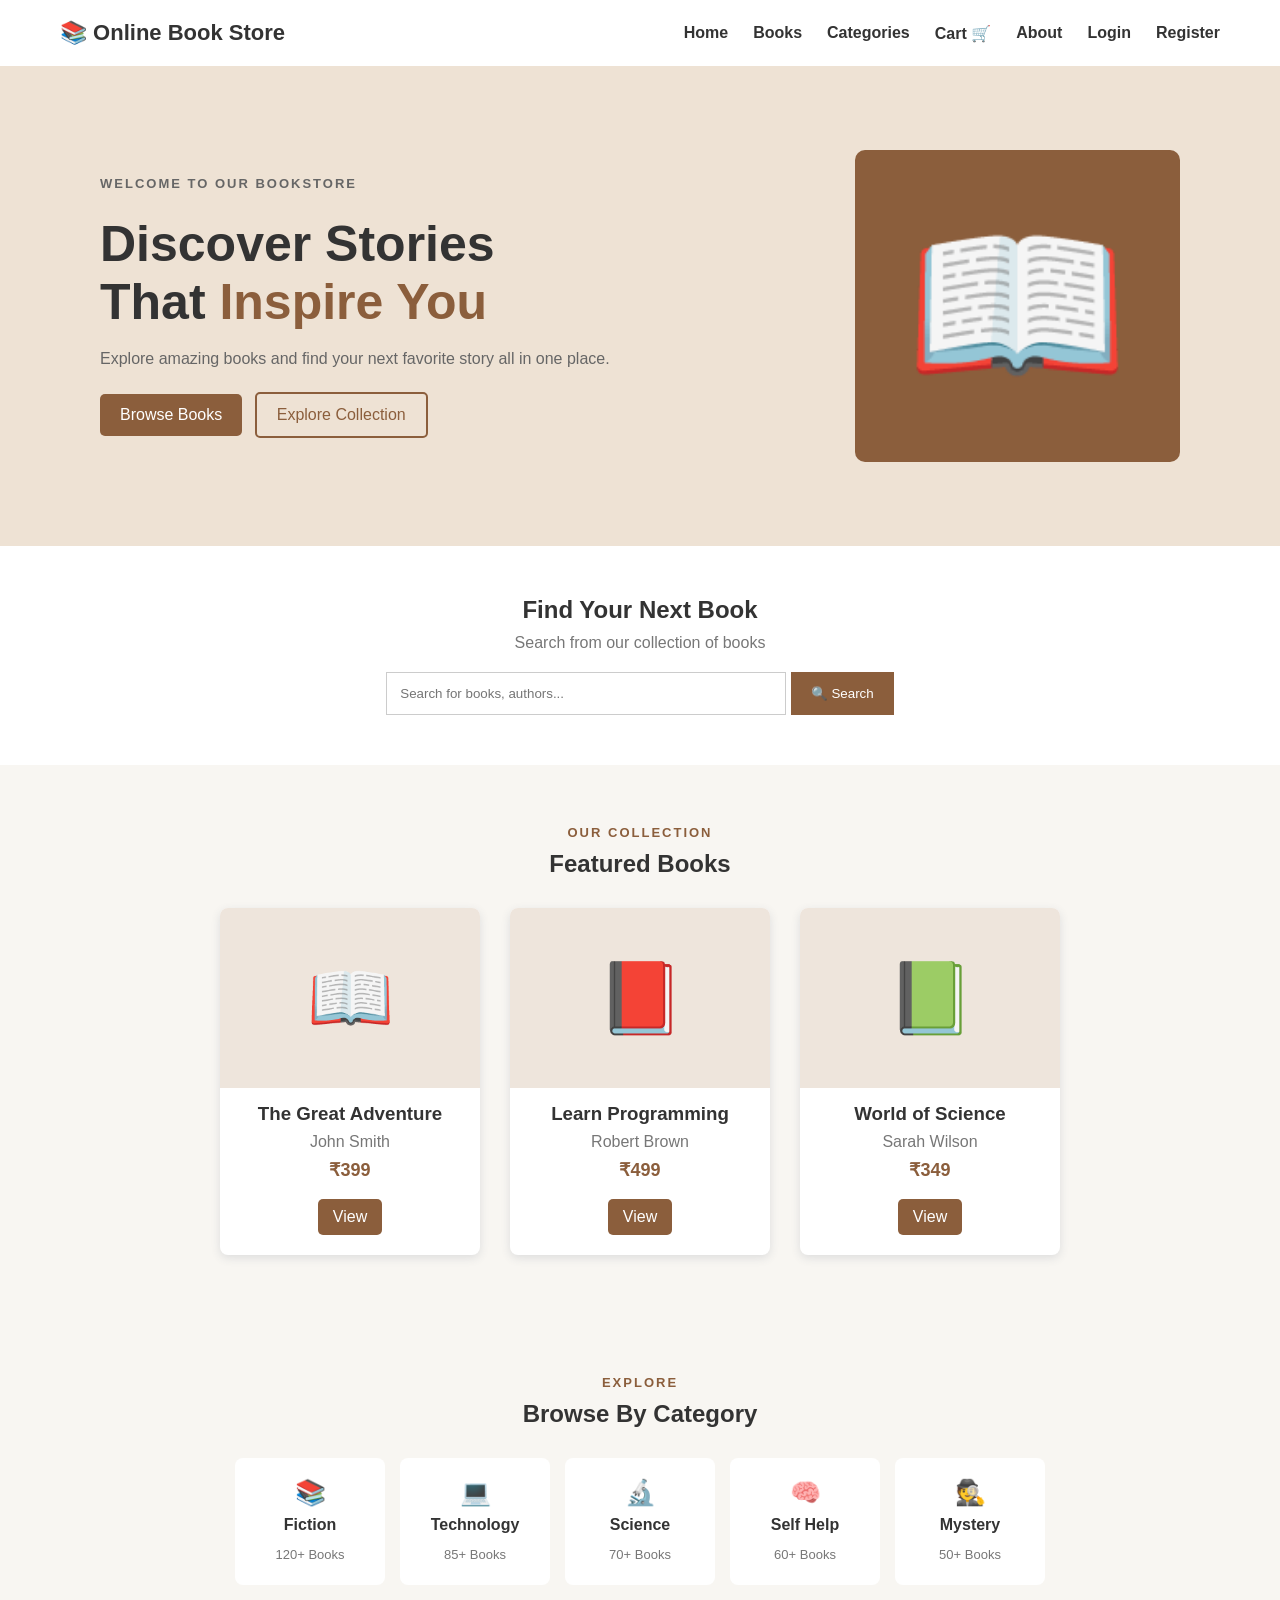
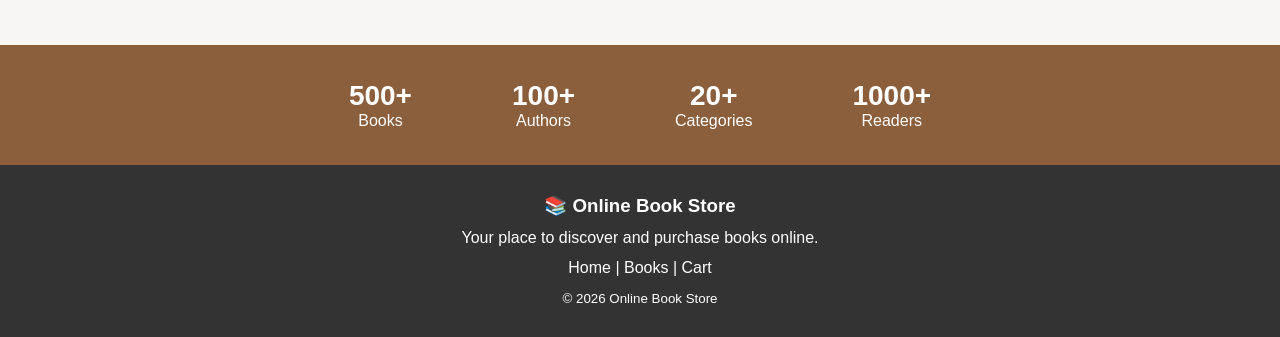
<file: index.html>
<!DOCTYPE html>
<html lang="en">

<head>
    <meta charset="UTF-8">
    <title>Online Book Store</title>
    <link rel="stylesheet" href="css/style.css">
</head>

<body>

<header>

    <div class="logo">
        📚 Online Book Store
    </div>

    <nav>
        <a href="index.html">Home</a>
        <a href="php/book.php">Books</a>
        <a href="#">Categories</a>
        <a href="cart.html">Cart 🛒</a>
        <a href="#">About</a>
        <a href="php/login-form.html">Login</a>
        <a href="php/register-form.html">Register</a>
    </nav>

</header>


<section class="hero">

    <div>

        <p class="small-title">
            WELCOME TO OUR BOOKSTORE
        </p>

        <h1>
            Discover Stories<br>
            That <span>Inspire You</span>
        </h1>

        <p>
            Explore amazing books and find your next favorite story
            all in one place.
        </p>

        <a href="php/book.php" class="btn">
            Browse Books
        </a>

        <a href="#featured" class="btn outline">
            Explore Collection
        </a>

    </div>

    <div class="hero-book">
        📖
    </div>

</section>


<section class="search">

    <h2>Find Your Next Book</h2>

    <p>Search from our collection of books</p>

    <input
            type="text"
            placeholder="Search for books, authors...">

    <button>
        🔍 Search
    </button>

</section>


<section class="featured" id="featured">

    <p class="small-title">
        OUR COLLECTION
    </p>

    <h2>Featured Books</h2>

    <div class="books">

        <div class="card">
            <div class="book-img">📖</div>
            <h3>The Great Adventure</h3>
            <p>John Smith</p>
            <b>₹399</b>
            <br><br>
            <a href="php/book-details.php?id=1" class="small-btn">
                View
            </a>
        </div>

        <div class="card">
            <div class="book-img">📕</div>
            <h3>Learn Programming</h3>
            <p>Robert Brown</p>
            <b>₹499</b>
            <br><br>
            <a href="php/book-details.php?id=2" class="small-btn">
                View
            </a>
        </div>

        <div class="card">
            <div class="book-img">📗</div>
            <h3>World of Science</h3>
            <p>Sarah Wilson</p>
            <b>₹349</b>
            <br><br>
            <a href="php/book-details.php?id=3" class="small-btn">
                View
            </a>
        </div>

    </div>

</section>


<section class="categories">

    <p class="small-title">EXPLORE</p>

    <h2>Browse By Category</h2>

    <div class="category-box">

        <div>📚<br><b>Fiction</b><br><small>120+ Books</small></div>

        <div>💻<br><b>Technology</b><br><small>85+ Books</small></div>

        <div>🔬<br><b>Science</b><br><small>70+ Books</small></div>

        <div>🧠<br><b>Self Help</b><br><small>60+ Books</small></div>

        <div>🕵️<br><b>Mystery</b><br><small>50+ Books</small></div>

    </div>

</section>


<section class="stats">

    <div><b>500+</b><br>Books</div>
    <div><b>100+</b><br>Authors</div>
    <div><b>20+</b><br>Categories</div>
    <div><b>1000+</b><br>Readers</div>

</section>


<footer>

    <h3>📚 Online Book Store</h3>

    <p>
        Your place to discover and purchase books online.
    </p>

    <p>
        <a href="index.html">Home</a> |
        <a href="php/book.php">Books</a> |
        <a href="cart.html">Cart</a>
    </p>

    <small>
        © 2026 Online Book Store
    </small>

</footer>

</body>
</html>
</file>
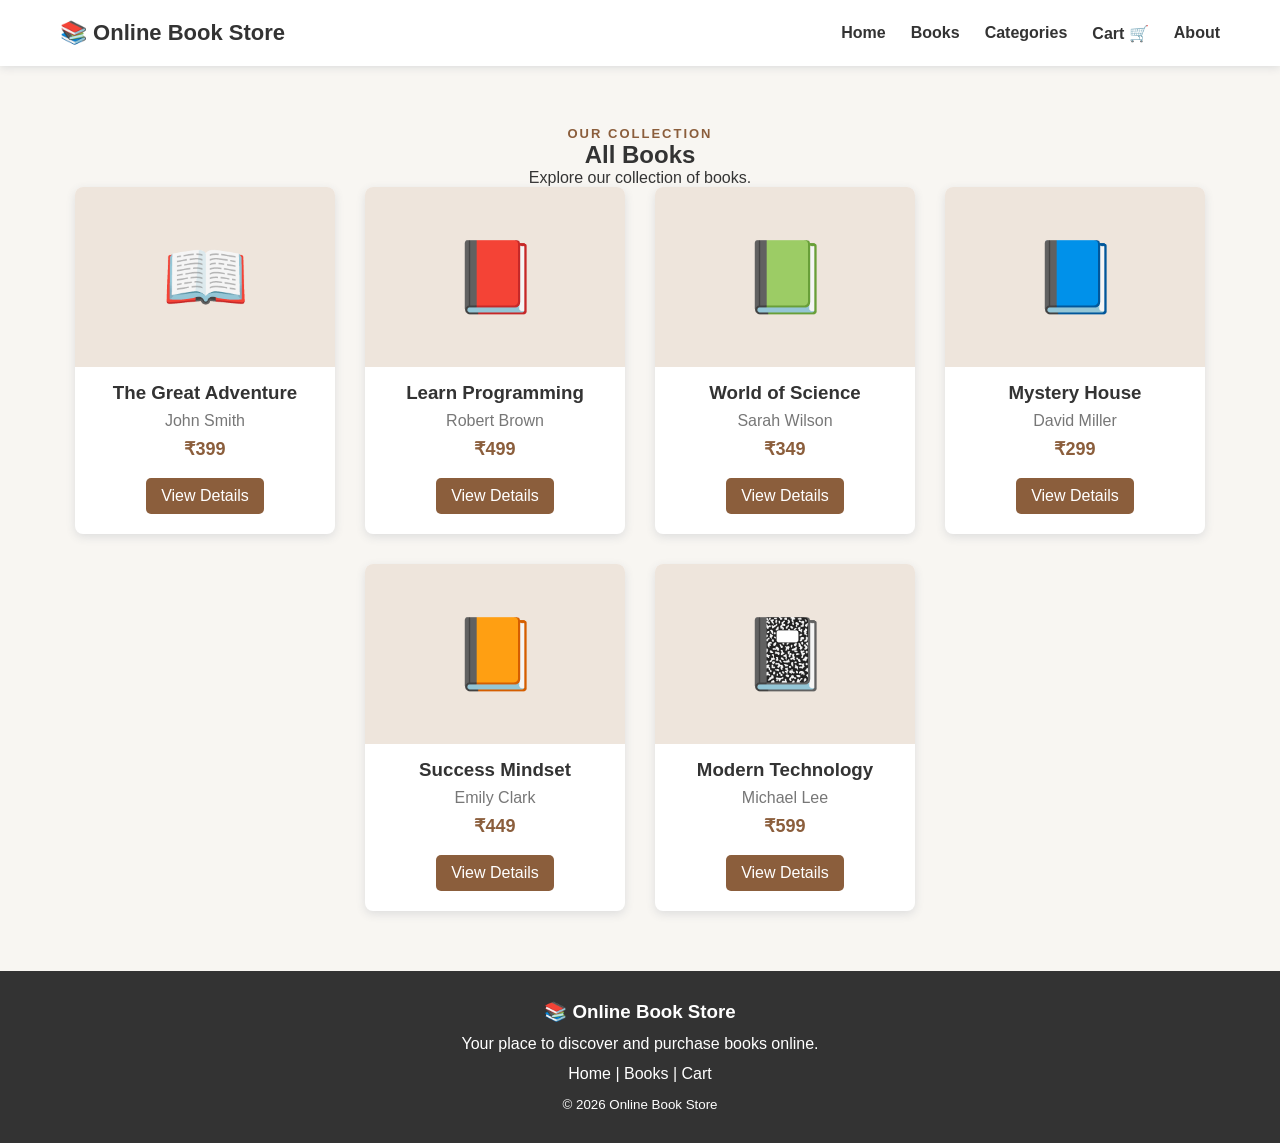
<file: book.html>
<!DOCTYPE html>
<html lang="en">

<head>

    <meta charset="UTF-8">
    <meta name="viewport" content="width=device-width, initial-scale=1.0">

    <title>Books - Online Book Store</title>

    <link rel="stylesheet" href="css/style.css">

</head>

<body>


<header>

    <div class="logo">
        📚 Online Book Store
    </div>

    <nav>

        <a href="index.html">
            Home
        </a>

        <a href="book.html">
            Books
        </a>

        <a href="index.html#categories">
            Categories
        </a>

        <a href="cart.html">
            Cart 🛒
        </a>

        <a href="index.html#about">
            About
        </a>

    </nav>

</header>


<section class="books-page">

    <p class="small-title">
        OUR COLLECTION
    </p>

    <h1>
        All Books
    </h1>

    <p>
        Explore our collection of books.
    </p>


    <div class="all-books">


        <!-- BOOK 1 -->

        <div class="card">

            <div class="book-img">
                📖
            </div>

            <h3>
                The Great Adventure
            </h3>

            <p>
                John Smith
            </p>

            <b>
                ₹399
            </b>

            <br><br>

            <a
                    href="book-details.html?book=adventure"
                    class="small-btn">

                View Details

            </a>

        </div>


        <!-- BOOK 2 -->

        <div class="card">

            <div class="book-img">
                📕
            </div>

            <h3>
                Learn Programming
            </h3>

            <p>
                Robert Brown
            </p>

            <b>
                ₹499
            </b>

            <br><br>

            <a
                    href="book-details.html?book=programming"
                    class="small-btn">

                View Details

            </a>

        </div>


        <!-- BOOK 3 -->

        <div class="card">

            <div class="book-img">
                📗
            </div>

            <h3>
                World of Science
            </h3>

            <p>
                Sarah Wilson
            </p>

            <b>
                ₹349
            </b>

            <br><br>

            <a
                    href="book-details.html?book=science"
                    class="small-btn">

                View Details

            </a>

        </div>


        <!-- BOOK 4 -->

        <div class="card">

            <div class="book-img">
                📘
            </div>

            <h3>
                Mystery House
            </h3>

            <p>
                David Miller
            </p>

            <b>
                ₹299
            </b>

            <br><br>

            <a
                    href="book-details.html?book=mystery"
                    class="small-btn">

                View Details

            </a>

        </div>


        <!-- BOOK 5 -->

        <div class="card">

            <div class="book-img">
                📙
            </div>

            <h3>
                Success Mindset
            </h3>

            <p>
                Emily Clark
            </p>

            <b>
                ₹449
            </b>

            <br><br>

            <a
                    href="book-details.html?book=success"
                    class="small-btn">

                View Details

            </a>

        </div>


        <!-- BOOK 6 -->

        <div class="card">

            <div class="book-img">
                📓
            </div>

            <h3>
                Modern Technology
            </h3>

            <p>
                Michael Lee
            </p>

            <b>
                ₹599
            </b>

            <br><br>

            <a
                    href="book-details.html?book=technology"
                    class="small-btn">

                View Details

            </a>

        </div>

    </div>

</section>


<footer>

    <h3>
        📚 Online Book Store
    </h3>

    <p>
        Your place to discover and purchase books online.
    </p>

    <p>
        <a href="index.html">Home</a> |
        <a href="book.html">Books</a> |
        <a href="cart.html">Cart</a>
    </p>

    <small>
        © 2026 Online Book Store
    </small>

</footer>


</body>

</html>
</file>
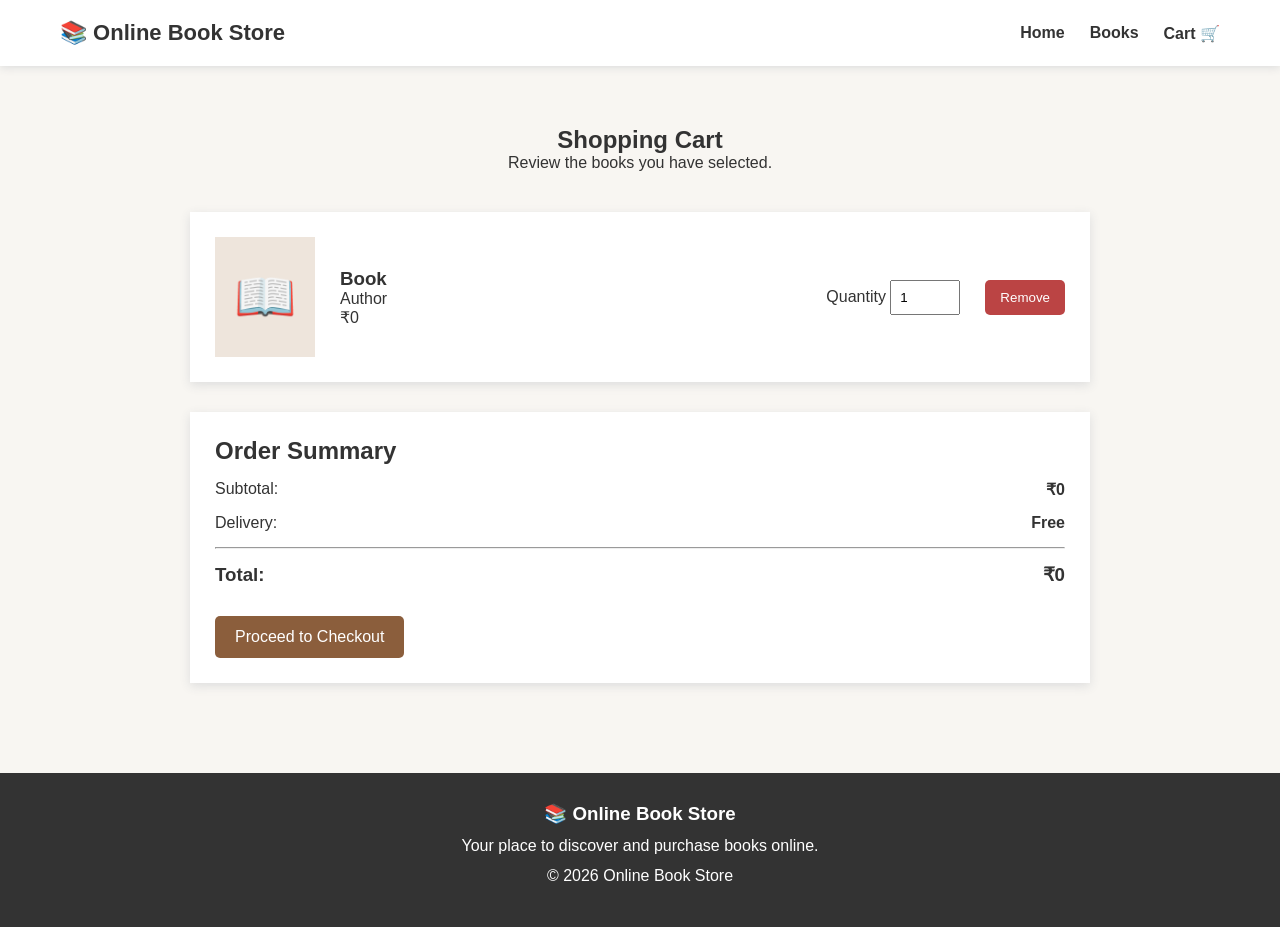
<file: cart.html>
<!DOCTYPE html>
<html lang="en">

<head>

    <meta charset="UTF-8">

    <meta name="viewport" content="width=device-width, initial-scale=1.0">

    <title>Shopping Cart - Online Book Store</title>

    <link rel="stylesheet" href="css/style.css">

</head>

<body>

<header>

    <div class="logo">
        📚 Online Book Store
    </div>

    <nav>

        <a href="index.html">Home</a>

        <a href="php/book.php">Books</a>

        <a href="cart.html">Cart 🛒</a>

    </nav>

</header>


<section class="cart-page">

    <h1>Shopping Cart</h1>

    <p class="cart-intro">
        Review the books you have selected.
    </p>


    <div class="cart-container">

        <div class="cart-item">

            <div
                    class="cart-book-image"
                    id="cart-book-image">
                📖
            </div>


            <div class="cart-book-info">

                <h3 id="cart-book-name">
                    Book
                </h3>

                <p id="cart-book-author">
                    Author
                </p>

                <p
                        class="cart-price"
                        id="cart-book-price">
                    ₹0
                </p>

            </div>


            <div class="quantity">

                <label>
                    Quantity
                </label>

                <input
                        type="number"
                        id="quantity"
                        value="1"
                        min="1">

            </div>


            <button
                    class="remove-btn"
                    onclick="removeFromCart()">

                Remove

            </button>

        </div>

    </div>


    <div class="cart-summary">

        <h2>Order Summary</h2>

        <p>
            Subtotal:
            <strong id="cart-total">₹0</strong>
        </p>

        <p>
            Delivery:
            <strong>Free</strong>
        </p>

        <hr>

        <h3>
            Total:
            <span id="final-total">₹0</span>
        </h3>

        <a
                href="checkout.html"
                class="checkout-btn">

            Proceed to Checkout

        </a>

    </div>

</section>


<footer>

    <h3>
        📚 Online Book Store
    </h3>

    <p>
        Your place to discover and purchase books online.
    </p>

    <p>
        © 2026 Online Book Store
    </p>

</footer>


<script>

    function loadCart() {

        let data = localStorage.getItem("cartBook");

        console.log("Cart data:", data);

        if (data === null) {

            console.log("No cart data found.");

            return;

        }


        let book = JSON.parse(data);

        console.log("Book:", book);


        document.getElementById("cart-book-name").innerText =
            book.name;

        document.getElementById("cart-book-author").innerText =
            book.author;

        document.getElementById("cart-book-price").innerText =
            "₹" + Number(book.price);

        document.getElementById("cart-book-image").innerText =
            book.image;


        document.getElementById("quantity").value =
            book.quantity;


        updateTotal();

    }


    function updateTotal() {

        let data = localStorage.getItem("cartBook");

        if (data === null) {
            return;
        }


        let book = JSON.parse(data);

        let quantity =
            Number(document.getElementById("quantity").value);


        if (quantity < 1) {

            quantity = 1;

            document.getElementById("quantity").value = 1;

        }


        let total =
            Number(book.price) * quantity;


        document.getElementById("cart-total").innerText =
            "₹" + total;

        document.getElementById("final-total").innerText =
            "₹" + total;


        book.quantity = quantity;

        localStorage.setItem(
            "cartBook",
            JSON.stringify(book)
        );

    }


    function removeFromCart() {

        localStorage.removeItem("cartBook");

        window.location.reload();

    }


    document
        .getElementById("quantity")
        .addEventListener("change", updateTotal);


    window.addEventListener("load", loadCart);

</script>


</body>

</html>
</file>
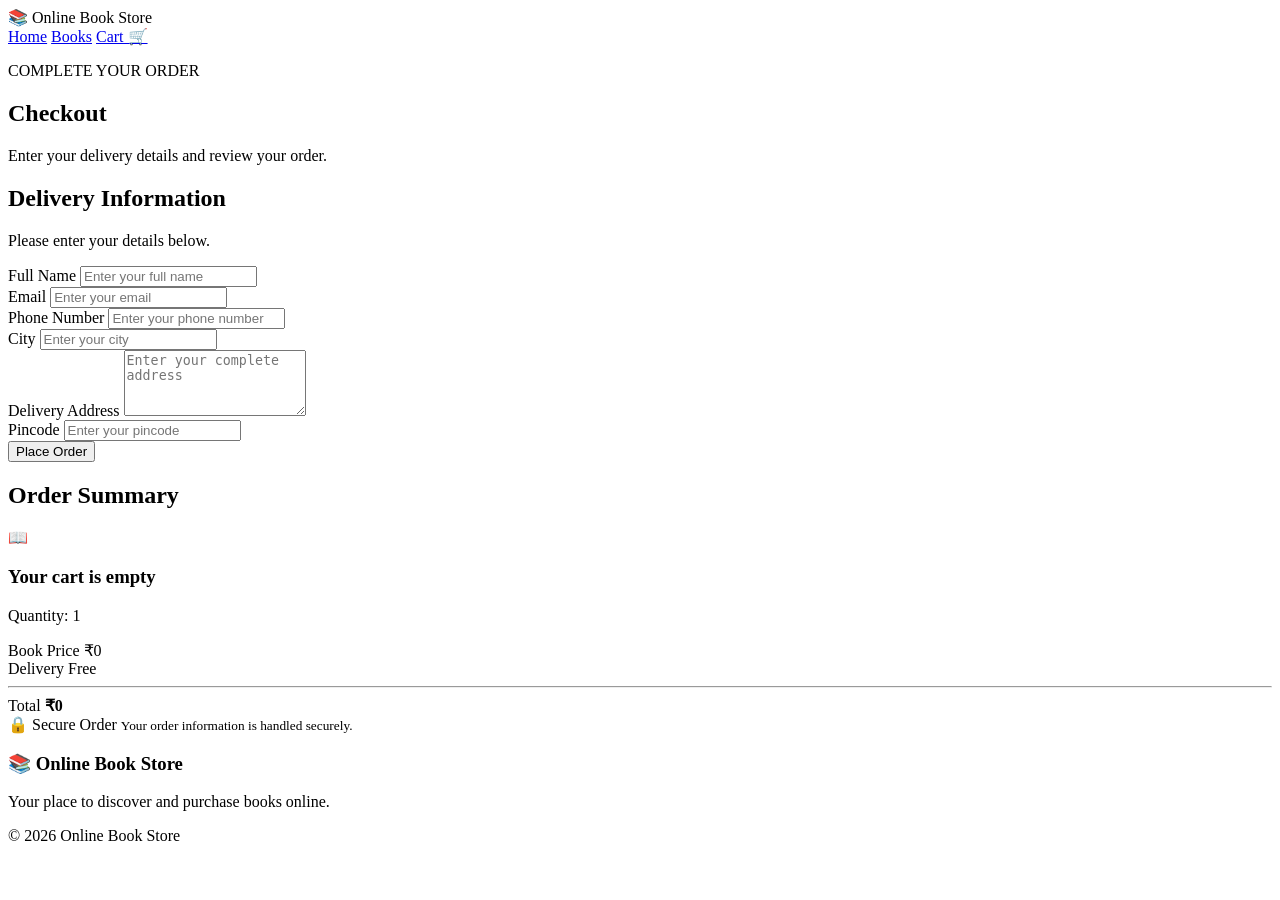
<file: checkout.html>
<!DOCTYPE html>
<html lang="en">

<head>

    <meta charset="UTF-8">

    <meta name="viewport" content="width=device-width, initial-scale=1.0">

    <title>Checkout - Online Book Store</title>

    <link rel="stylesheet" href="http://localhost/bookstore/css/style.css">

</head>

<body>

<header>

    <div class="logo">
        📚 Online Book Store
    </div>

    <nav>

        <a href="index.html">Home</a>

        <a href="php/book.php">Books</a>

        <a href="cart.html">Cart 🛒</a>

    </nav>

</header>


<section class="checkout-page">

    <div class="checkout-heading">

        <p class="small-title">
            COMPLETE YOUR ORDER
        </p>

        <h1>
            Checkout
        </h1>

        <p>
            Enter your delivery details and review your order.
        </p>

    </div>


    <div class="checkout-container">


        <!-- LEFT SIDE -->

        <div class="customer-details">

            <h2>
                Delivery Information
            </h2>

            <p class="form-description">
                Please enter your details below.
            </p>


            <form id="checkout-form">


                <div class="form-row">

                    <div class="form-group">

                        <label for="name">
                            Full Name
                        </label>

                        <input
                                type="text"
                                id="name"
                                placeholder="Enter your full name"
                                required>

                    </div>


                    <div class="form-group">

                        <label for="email">
                            Email
                        </label>

                        <input
                                type="email"
                                id="email"
                                placeholder="Enter your email"
                                required>

                    </div>

                </div>


                <div class="form-row">

                    <div class="form-group">

                        <label for="phone">
                            Phone Number
                        </label>

                        <input
                                type="tel"
                                id="phone"
                                placeholder="Enter your phone number"
                                required>

                    </div>


                    <div class="form-group">

                        <label for="city">
                            City
                        </label>

                        <input
                                type="text"
                                id="city"
                                placeholder="Enter your city"
                                required>

                    </div>

                </div>


                <div class="form-group">

                    <label for="address">
                        Delivery Address
                    </label>

                    <textarea
                            id="address"
                            rows="4"
                            placeholder="Enter your complete address"
                            required></textarea>

                </div>


                <div class="form-group">

                    <label for="pincode">
                        Pincode
                    </label>

                    <input
                            type="text"
                            id="pincode"
                            placeholder="Enter your pincode"
                            required>

                </div>


                <button
                        type="submit"
                        class="place-order-btn">

                    Place Order

                </button>


            </form>

        </div>


        <!-- RIGHT SIDE -->

        <div class="checkout-summary">

            <h2>
                Order Summary
            </h2>


            <div class="summary-book">

                <div class="summary-book-image">
                    📖
                </div>


                <div>

                    <h3 id="checkout-book-name">
                        Loading book...
                    </h3>

                    <p>
                        Quantity:
                        <span id="checkout-quantity">
                            1
                        </span>
                    </p>

                </div>

            </div>


            <div class="summary-details">

                <div class="summary-row">

                    <span>
                        Book Price
                    </span>

                    <span id="checkout-book-price">
                        ₹0
                    </span>

                </div>


                <div class="summary-row">

                    <span>
                        Delivery
                    </span>

                    <span>
                        Free
                    </span>

                </div>

            </div>


            <hr>


            <div class="summary-total">

                <span>
                    Total
                </span>

                <strong id="checkout-total">
                    ₹0
                </strong>

            </div>


            <div class="secure-message">

                🔒 Secure Order

                <small>
                    Your order information is handled securely.
                </small>

            </div>

        </div>

    </div>

</section>


<footer>

    <h3>
        📚 Online Book Store
    </h3>

    <p>
        Your place to discover and purchase books online.
    </p>

    <p>
        © 2026 Online Book Store
    </p>

</footer>


<script>

    let bookData = localStorage.getItem("cartBook");


    function loadCheckout() {

        if (bookData == null) {

            document.getElementById("checkout-book-name").innerText =
                "Your cart is empty";

            return;

        }


        let book = JSON.parse(bookData);


        document.getElementById(
            "checkout-book-name"
        ).innerText = book.name;


        document.getElementById(
            "checkout-book-price"
        ).innerText = "₹" + Number(book.price);


        document.getElementById(
            "checkout-quantity"
        ).innerText = book.quantity;


        let total =
            Number(book.price) *
            Number(book.quantity);


        document.getElementById(
            "checkout-total"
        ).innerText = "₹" + total;

    }


    loadCheckout();


    document
        .getElementById("checkout-form")
        .addEventListener("submit", function(event) {

            event.preventDefault();


            if (bookData == null) {

                alert("Your cart is empty.");

                return;

            }


            let book = JSON.parse(bookData);


            let formData = new FormData();


            formData.append(
                "book_id",
                book.id
            );


            formData.append(
                "quantity",
                book.quantity
            );


            formData.append(
                "price",
                book.price
            );


            fetch("php/place-order.php", {

                method: "POST",

                body: formData

            })


                .then(response => response.text())


                .then(result => {

                    console.log(result);


                    if (result.trim() === "success") {

                        localStorage.removeItem("cartBook");


                        alert(
                            "Order placed successfully!"
                        );


                        window.location.href =
                            "index.html";

                    }

                    else {

                        alert(result);

                    }

                })


                .catch(error => {

                    console.log(error);

                    alert(
                        "Something went wrong. Please try again."
                    );

                });

        });

</script>

</body>

</html>
</file>
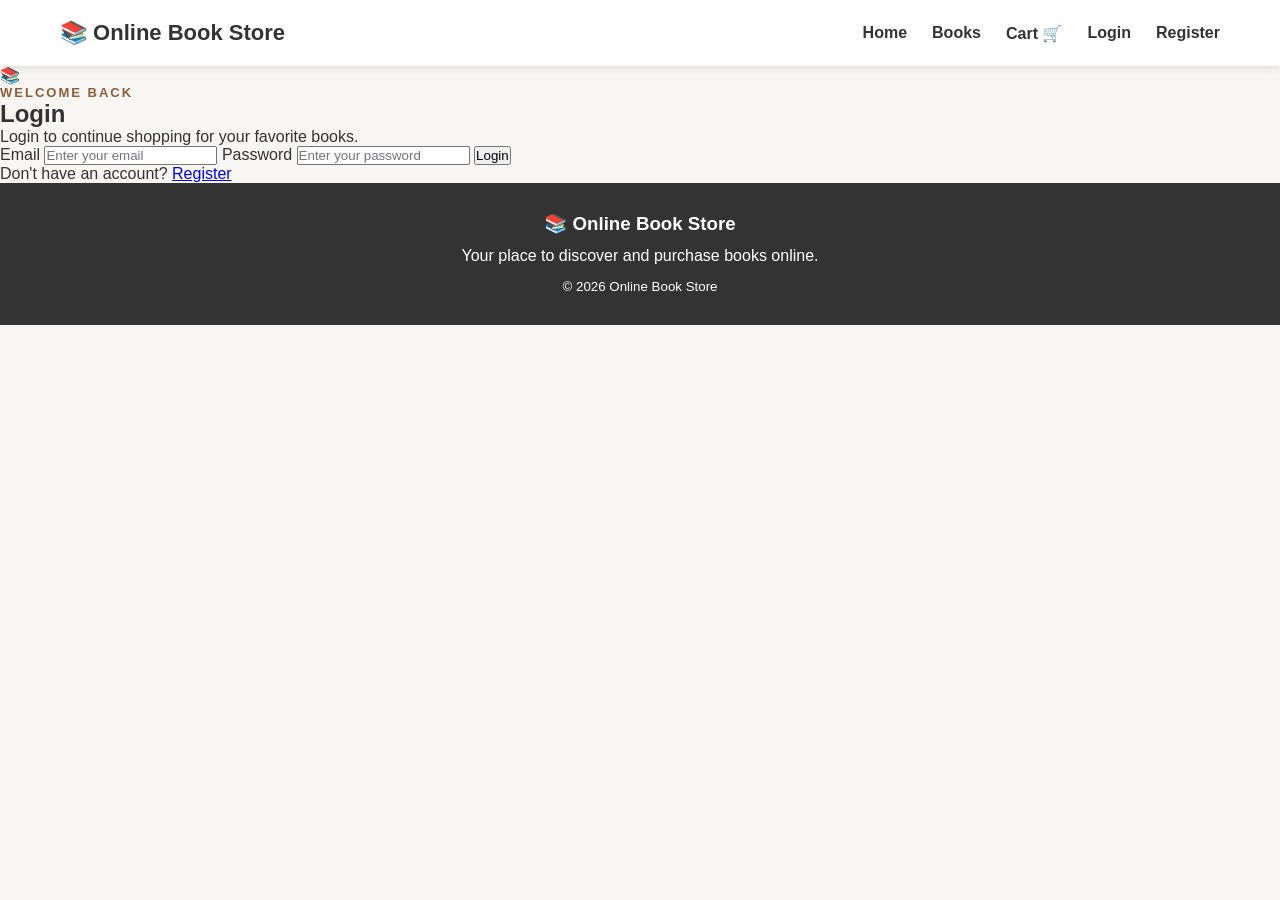
<file: php/login-form.html>
<!DOCTYPE html>
<html lang="en">

<head>

    <meta charset="UTF-8">

    <meta name="viewport" content="width=device-width, initial-scale=1.0">

    <title>Login - Online Book Store</title>

    <link rel="stylesheet" href="../css/style.css">

</head>

<body>

<header>

    <div class="logo">
        📚 Online Book Store
    </div>

    <nav>
        <a href="../index.html">Home</a>
        <a href="book.php">Books</a>
        <a href="../cart.html">Cart 🛒</a>
        <a href="login-form.html">Login</a>
        <a href="register-form.html">Register</a>
    </nav>

</header>


<section class="auth-page">

    <div class="auth-box">

        <div class="auth-icon">
            📚
        </div>

        <p class="small-title">
            WELCOME BACK
        </p>

        <h1>
            Login
        </h1>

        <p class="auth-text">
            Login to continue shopping for your favorite books.
        </p>


        <form action="login.php" method="POST">

            <label>
                Email
            </label>

            <input
                    type="email"
                    name="email"
                    placeholder="Enter your email"
                    required>


            <label>
                Password
            </label>

            <input
                    type="password"
                    name="password"
                    placeholder="Enter your password"
                    required>


            <button
                    type="submit"
                    class="auth-btn">

                Login

            </button>

        </form>


        <p class="auth-bottom">

            Don't have an account?

            <a href="register-form.html">
                Register
            </a>

        </p>

    </div>

</section>


<footer>

    <h3>
        📚 Online Book Store
    </h3>

    <p>
        Your place to discover and purchase books online.
    </p>

    <small>
        © 2026 Online Book Store
    </small>

</footer>

</body>

</html>
</file>
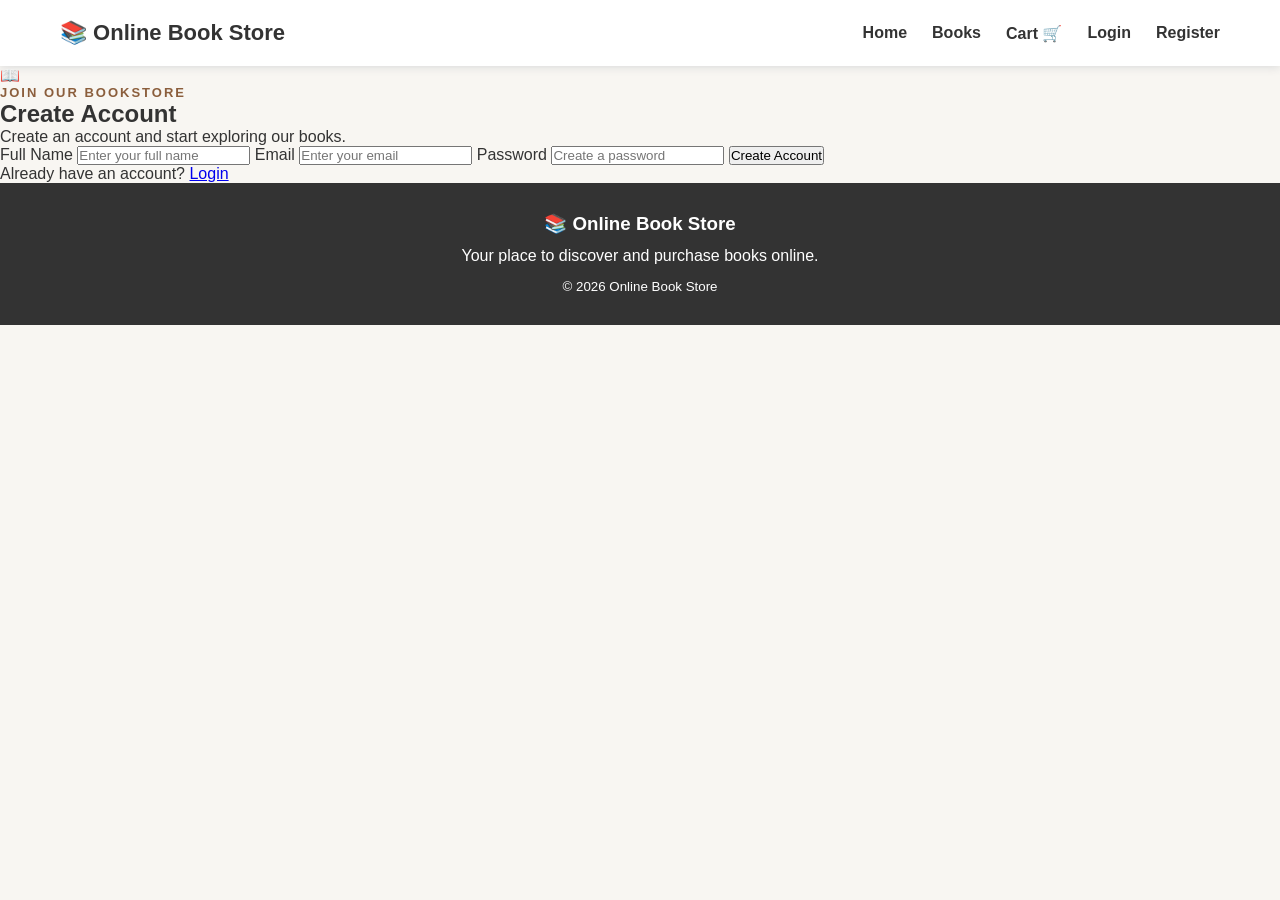
<file: php/register-form.html>
<!DOCTYPE html>
<html lang="en">

<head>

    <meta charset="UTF-8">

    <meta name="viewport" content="width=device-width, initial-scale=1.0">

    <title>Register - Online Book Store</title>

    <link rel="stylesheet" href="../css/style.css">

</head>

<body>

<header>

    <div class="logo">
        📚 Online Book Store
    </div>

    <nav>
        <a href="../index.html">Home</a>
        <a href="book.php">Books</a>
        <a href="../cart.html">Cart 🛒</a>
        <a href="login-form.html">Login</a>
        <a href="register-form.html">Register</a>
    </nav>

</header>


<section class="auth-page">

    <div class="auth-box">

        <div class="auth-icon">
            📖
        </div>

        <p class="small-title">
            JOIN OUR BOOKSTORE
        </p>

        <h1>
            Create Account
        </h1>

        <p class="auth-text">
            Create an account and start exploring our books.
        </p>


        <form action="register.php" method="POST">

            <label>
                Full Name
            </label>

            <input
                    type="text"
                    name="name"
                    placeholder="Enter your full name"
                    required>


            <label>
                Email
            </label>

            <input
                    type="email"
                    name="email"
                    placeholder="Enter your email"
                    required>


            <label>
                Password
            </label>

            <input
                    type="password"
                    name="password"
                    placeholder="Create a password"
                    required>


            <button
                    type="submit"
                    class="auth-btn">

                Create Account

            </button>

        </form>


        <p class="auth-bottom">

            Already have an account?

            <a href="login-form.html">
                Login
            </a>

        </p>

    </div>

</section>


<footer>

    <h3>
        📚 Online Book Store
    </h3>

    <p>
        Your place to discover and purchase books online.
    </p>

    <small>
        © 2026 Online Book Store
    </small>

</footer>

</body>

</html>
</file>
<file: css/style.css>
* {
    margin: 0;
    padding: 0;
    box-sizing: border-box;
}

body {
    font-family: Arial, sans-serif;
    background: #f8f6f2;
    color: #333;
}

header {
    background: white;
    padding: 20px 60px;
    display: flex;
    justify-content: space-between;
    align-items: center;
    box-shadow: 0 2px 8px #ddd;
}

.logo {
    font-size: 22px;
    font-weight: bold;
}

nav {
    display: flex;
    gap: 25px;
}

nav a {
    text-decoration: none;
    color: #333;
    font-weight: bold;
}

nav a:hover {
    color: #8b5e3c;
}

.small-title {
    color: #8b5e3c;
    font-size: 13px;
    font-weight: bold;
    letter-spacing: 2px;
}

.btn,
.small-btn {
    display: inline-block;
    padding: 12px 20px;
    background: #8b5e3c;
    color: white;
    text-decoration: none;
    border-radius: 5px;
}

.small-btn {
    padding: 9px 15px;
}

.hero {
    padding: 70px 100px;
    min-height: 480px;
    display: flex;
    justify-content: space-between;
    align-items: center;
    background: #eee2d4;
}

.hero h1 {
    font-size: 50px;
    margin: 15px 0;
}

.hero h1 span {
    color: #8b5e3c;
}

.hero p {
    color: #666;
    line-height: 1.6;
    margin-bottom: 20px;
}

.hero-book {
    font-size: 180px;
    background: #8b5e3c;
    padding: 50px;
    border-radius: 10px;
}

.outline {
    background: transparent;
    color: #8b5e3c;
    border: 2px solid #8b5e3c;
    margin-left: 8px;
}

.search {
    background: white;
    text-align: center;
    padding: 50px;
}

.search p {
    color: #777;
    margin: 10px 0 20px;
}

.search input {
    width: 400px;
    padding: 13px;
    border: 1px solid #ccc;
}

.search button {
    padding: 14px 20px;
    border: 0;
    background: #8b5e3c;
    color: white;
}

.featured,
.categories,
.books-page {
    padding: 60px;
    text-align: center;
}

.featured h2,
.categories h2 {
    margin: 10px 0 30px;
}

.books,
.all-books {
    display: flex;
    justify-content: center;
    gap: 30px;
    flex-wrap: wrap;
}

.card {
    width: 260px;
    background: white;
    border-radius: 8px;
    box-shadow: 0 3px 10px #ddd;
    overflow: hidden;
    padding-bottom: 20px;
}

.book-img {
    height: 180px;
    background: #eee5dc;
    display: flex;
    justify-content: center;
    align-items: center;
    font-size: 70px;
}

.card h3 {
    margin: 15px 10px 8px;
}

.card p {
    color: #777;
    margin: 8px;
}

.card b {
    color: #8b5e3c;
    font-size: 18px;
}

.category-box {
    display: flex;
    justify-content: center;
    gap: 15px;
    flex-wrap: wrap;
}

.category-box div {
    background: white;
    padding: 20px;
    width: 150px;
    border-radius: 8px;
    font-size: 25px;
}

.category-box b {
    font-size: 16px;
}

.category-box small {
    font-size: 13px;
    color: #777;
}

.stats {
    background: #8b5e3c;
    color: white;
    display: flex;
    justify-content: center;
    gap: 100px;
    padding: 35px;
    text-align: center;
}

.stats b {
    font-size: 28px;
}

footer {
    background: #333;
    color: white;
    text-align: center;
    padding: 30px;
}

footer p {
    margin: 12px;
}

footer a {
    color: white;
    text-decoration: none;
}

.details {
    max-width: 1000px;
    margin: 70px auto;
    background: white;
    padding: 50px;
    display: flex;
    gap: 50px;
    align-items: center;
    box-shadow: 0 3px 10px #ddd;
}

.details-image {
    width: 300px;
    height: 400px;
    background: #eee5dc;
    display: flex;
    justify-content: center;
    align-items: center;
    font-size: 100px;
}

.details-info {
    flex: 1;
}

.details-info h1 {
    font-size: 40px;
    margin-bottom: 15px;
}

.details-info p {
    margin: 12px 0;
    line-height: 1.6;
}

.details-price {
    color: #8b5e3c;
    font-size: 25px;
    font-weight: bold;
}

@media (max-width: 800px) {

    header,
    .hero {
        flex-direction: column;
        gap: 25px;
    }

    header {
        padding: 20px;
    }

    .hero {
        padding: 50px 25px;
        text-align: center;
    }

    .hero h1 {
        font-size: 38px;
    }

    .hero-book {
        font-size: 100px;
    }

    .details {
        margin: 30px 20px;
        flex-direction: column;
    }

    .stats {
        gap: 30px;
        flex-wrap: wrap;
    }
}


/* CART PAGE */

.cart-page {
    padding: 60px;
}

.cart-page > h1,
.cart-page > p {
    text-align: center;
}

.cart-container {
    margin-top: 40px;
}

.cart-item {
    max-width: 900px;
    margin: auto;
    background: white;
    padding: 25px;
    display: flex;
    gap: 25px;
    align-items: center;
    box-shadow: 0 3px 10px #ddd;
}

.cart-book-image {
    width: 100px;
    height: 120px;
    background: #eee5dc;
    display: flex;
    align-items: center;
    justify-content: center;
    font-size: 50px;
}

.cart-book-info {
    flex: 1;
}

.quantity input {
    width: 70px;
    padding: 8px;
}

.remove-btn {
    padding: 10px 15px;
    border: 0;
    background: #b44;
    color: white;
    border-radius: 5px;
}

.cart-summary {
    max-width: 900px;
    margin: 30px auto;
    padding: 25px;
    background: white;
    box-shadow: 0 3px 10px #ddd;
}

.cart-summary p,
.cart-summary h3 {
    display: flex;
    justify-content: space-between;
    margin: 15px 0;
}

.checkout-btn {
    display: inline-block;
    margin-top: 15px;
    padding: 12px 20px;
    background: #8b5e3c;
    color: white;
    text-decoration: none;
    border-radius: 5px;
}


/* =========================================
   CHECKOUT PAGE
   ========================================= */

.checkout-page {
    padding: 45px 50px;
    background: #f8f6f2;
    min-height: 600px;
}

.checkout-heading {
    text-align: center;
    margin-bottom: 35px;
}

.checkout-heading h1 {
    font-size: 38px;
    margin: 8px 0;
}

.checkout-heading p {
    color: #777;
    line-height: 1.5;
}


/* MAIN CHECKOUT LAYOUT */

.checkout-container {
    max-width: 1050px;
    margin: auto;

    display: grid;
    grid-template-columns: 1.45fr 1fr;

    gap: 40px;

    align-items: start;
}


/* CUSTOMER INFORMATION */

.customer-details {
    background: white;
    padding: 30px;
    border-radius: 8px;
    box-shadow: 0 3px 10px #ddd;
}

.customer-details h2 {
    font-size: 23px;
    margin-bottom: 8px;
}

.form-description {
    color: #777;
    margin-bottom: 25px;
    line-height: 1.5;
}


/* FORM */

.form-row {
    display: flex;
    gap: 20px;
}

.form-group {
    flex: 1;
    margin-bottom: 18px;
}

.form-group label {
    display: block;
    margin-bottom: 7px;
    font-weight: bold;
    font-size: 14px;
}

.form-group input,
.form-group textarea {
    width: 100%;
    padding: 11px;
    border: 1px solid #ccc;
    border-radius: 5px;
    font-family: Arial, sans-serif;
    font-size: 14px;
}

.form-group input:focus,
.form-group textarea:focus {
    outline: none;
    border-color: #8b5e3c;
}

.form-group textarea {
    resize: vertical;
}


/* PLACE ORDER */

.place-order-btn {
    width: 100%;
    padding: 13px;
    margin-top: 5px;

    border: none;
    border-radius: 5px;

    background: #8b5e3c;
    color: white;

    font-size: 15px;
    font-weight: bold;
    cursor: pointer;
}

.place-order-btn:hover {
    background: #70482f;
}


/* ORDER SUMMARY */

.checkout-summary {
    background: white;
    padding: 30px;
    border-radius: 8px;
    box-shadow: 0 3px 10px #ddd;
}

.checkout-summary h2 {
    font-size: 23px;
    margin-bottom: 20px;
}


/* BOOK */

.summary-book {
    display: flex;
    align-items: center;
    gap: 18px;
    padding: 10px 0 25px;
}

.summary-book-image {
    width: 70px;
    height: 85px;

    background: #eee5dc;

    display: flex;
    justify-content: center;
    align-items: center;

    font-size: 32px;
    border-radius: 6px;
}

.summary-book h3 {
    margin-bottom: 7px;
    font-size: 18px;
}

.summary-book p {
    color: #777;
    margin: 0;
}


/* PRICE DETAILS */

.summary-details {
    margin-top: 5px;
}

.summary-row {
    display: flex;
    justify-content: space-between;
    padding: 11px 0;
    color: #555;
}

.checkout-summary hr {
    border: 0;
    border-top: 1px solid #ddd;
    margin: 5px 0;
}


/* TOTAL */

.summary-total {
    display: flex;
    justify-content: space-between;
    align-items: center;

    padding: 15px 0 18px;

    font-size: 18px;
}

.summary-total strong {
    color: #8b5e3c;
    font-size: 22px;
}


/* SECURE ORDER */

.secure-message {
    margin-top: 15px;
    padding: 13px;

    background: #f8f6f2;
    border-radius: 6px;

    color: #555;
    font-size: 14px;
}

.secure-message small {
    display: block;
    margin-top: 5px;
    color: #888;
}


/* MOBILE CHECKOUT */

@media (max-width: 900px) {

    .checkout-page {
        padding: 40px 20px;
    }

    .checkout-container {
        grid-template-columns: 1fr;
        gap: 30px;
    }

    .form-row {
        flex-direction: column;
        gap: 0;
    }

    .customer-details,
    .checkout-summary {
        padding: 25px;
    }

    .checkout-heading h1 {
        font-size: 34px;
    }

}
</file>
